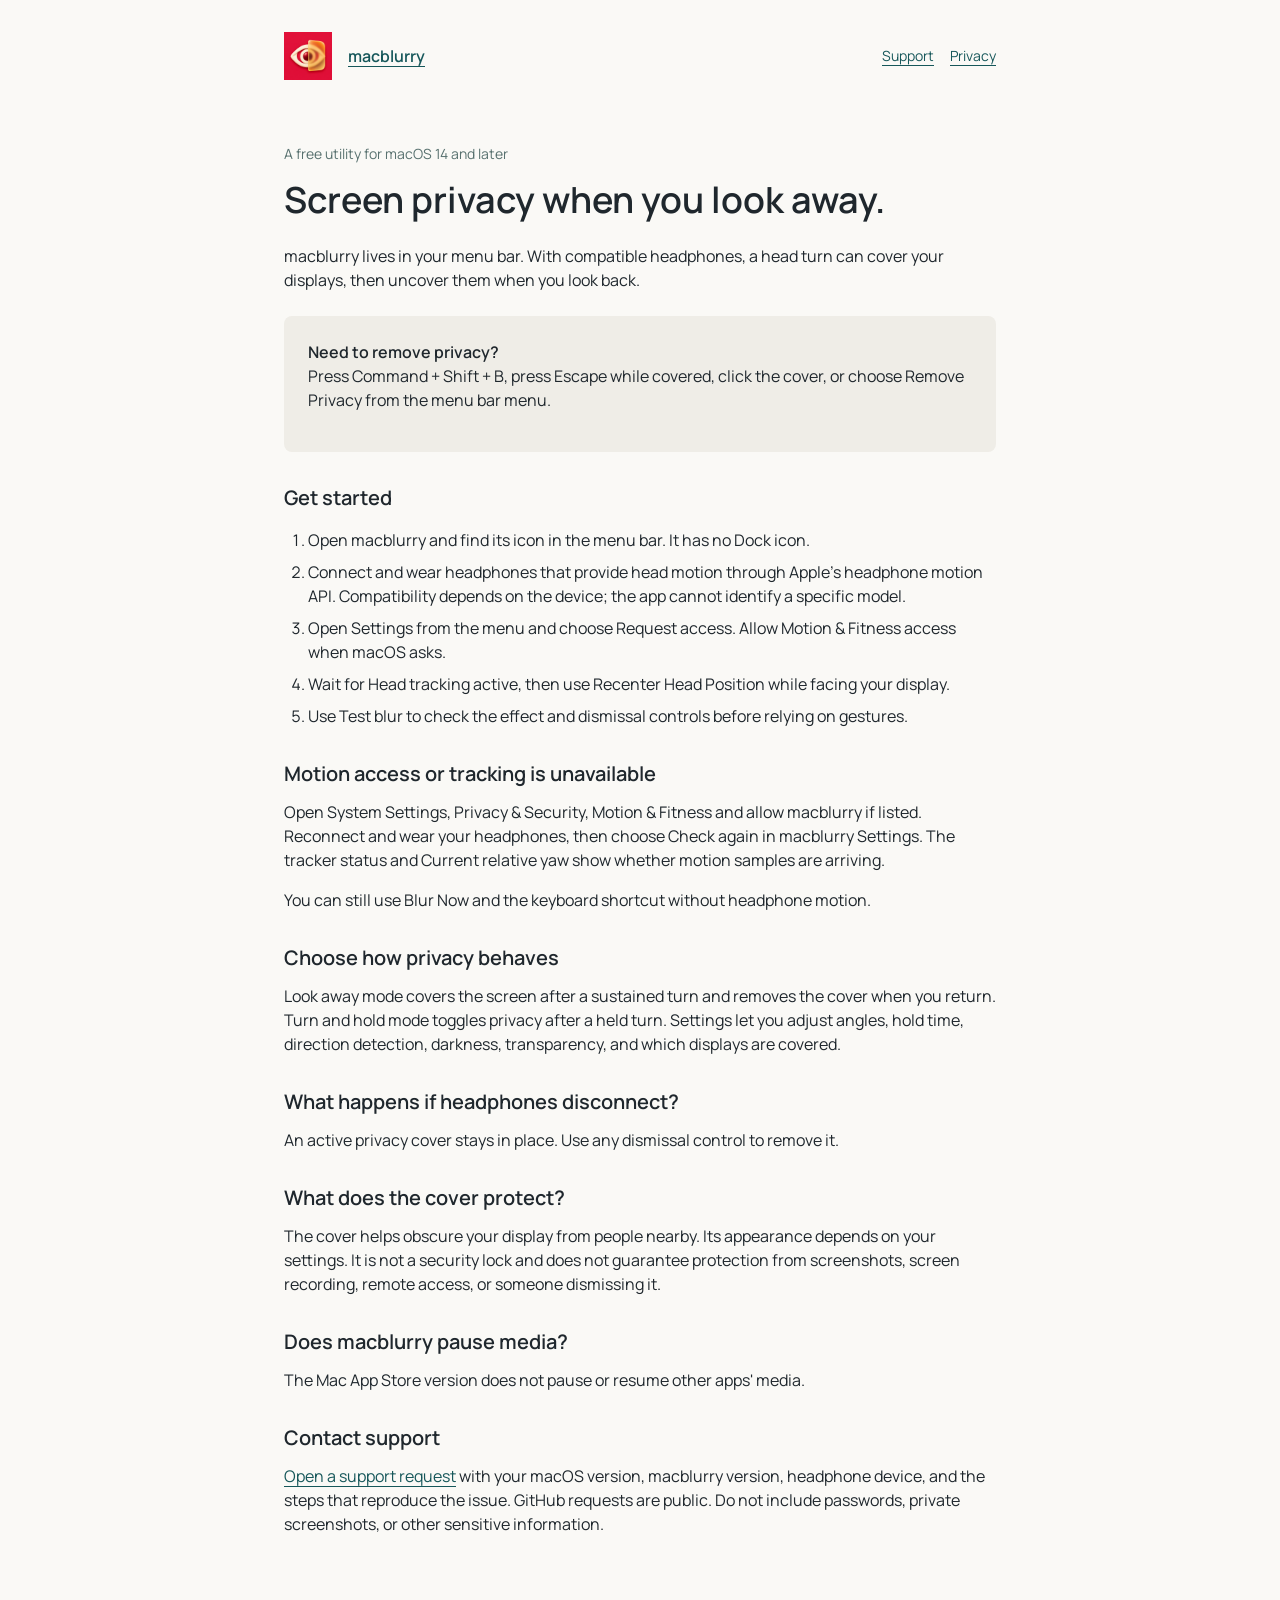
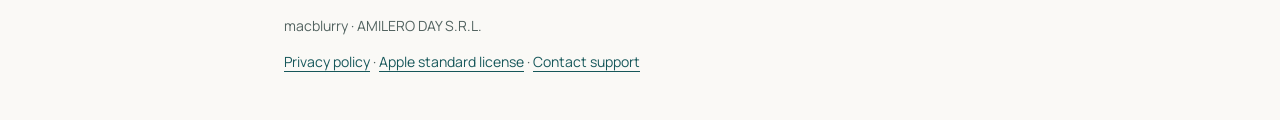
<file: index.html>
<!doctype html><html lang="en"><head><meta charset="utf-8"><meta name="viewport" content="width=device-width,initial-scale=1"><title>Help and support | macblurry</title><meta name="description" content="Set up macblurry, grant Motion access, and control screen privacy on your Mac."><meta property="og:title" content="Help and support | macblurry"><meta property="og:description" content="Set up macblurry, grant Motion access, and control screen privacy on your Mac."><meta property="og:image" content="https://catalinstanciu92.github.io/macblurry-support/icon.png"><link rel="icon" href="icon.png"><link rel="stylesheet" href="style.css"></head><body><a class="skip" href="#main">Skip to content</a><header><img src="icon.png" alt="" width="48" height="48"><a href="./"><strong>macblurry</strong></a><nav aria-label="Main"><a href="./" aria-current="page">Support</a><a href="privacy.html" >Privacy</a></nav></header><main id="main"><p class="eyebrow">A free utility for macOS 14 and later</p><h1>Screen privacy when you look away.</h1><p>macblurry lives in your menu bar. With compatible headphones, a head turn can cover your displays, then uncover them when you look back.</p><div class="note"><strong>Need to remove privacy?</strong><p>Press Command + Shift + B, press Escape while covered, click the cover, or choose Remove Privacy from the menu bar menu.</p></div><h2>Get started</h2><ol><li>Open macblurry and find its icon in the menu bar. It has no Dock icon.</li><li>Connect and wear headphones that provide head motion through Apple's headphone motion API. Compatibility depends on the device; the app cannot identify a specific model.</li><li>Open Settings from the menu and choose Request access. Allow Motion &amp; Fitness access when macOS asks.</li><li>Wait for Head tracking active, then use Recenter Head Position while facing your display.</li><li>Use Test blur to check the effect and dismissal controls before relying on gestures.</li></ol><h2>Motion access or tracking is unavailable</h2><p>Open System Settings, Privacy &amp; Security, Motion &amp; Fitness and allow macblurry if listed. Reconnect and wear your headphones, then choose Check again in macblurry Settings. The tracker status and Current relative yaw show whether motion samples are arriving.</p><p>You can still use Blur Now and the keyboard shortcut without headphone motion.</p><h2>Choose how privacy behaves</h2><p>Look away mode covers the screen after a sustained turn and removes the cover when you return. Turn and hold mode toggles privacy after a held turn. Settings let you adjust angles, hold time, direction detection, darkness, transparency, and which displays are covered.</p><h2>What happens if headphones disconnect?</h2><p>An active privacy cover stays in place. Use any dismissal control to remove it.</p><h2>What does the cover protect?</h2><p>The cover helps obscure your display from people nearby. Its appearance depends on your settings. It is not a security lock and does not guarantee protection from screenshots, screen recording, remote access, or someone dismissing it.</p><h2>Does macblurry pause media?</h2><p>The Mac App Store version does not pause or resume other apps' media.</p><h2>Contact support</h2><p><a href="https://github.com/catalinstanciu92/macblurry-support/issues/new">Open a support request</a> with your macOS version, macblurry version, headphone device, and the steps that reproduce the issue. GitHub requests are public. Do not include passwords, private screenshots, or other sensitive information.</p></main><footer><p>macblurry · AMILERO DAY S.R.L.</p><p><a href="privacy.html">Privacy policy</a> · <a href="https://www.apple.com/legal/internet-services/itunes/dev/stdeula/">Apple standard license</a> · <a href="https://github.com/catalinstanciu92/macblurry-support/issues">Contact support</a></p></footer></body></html>
</file>
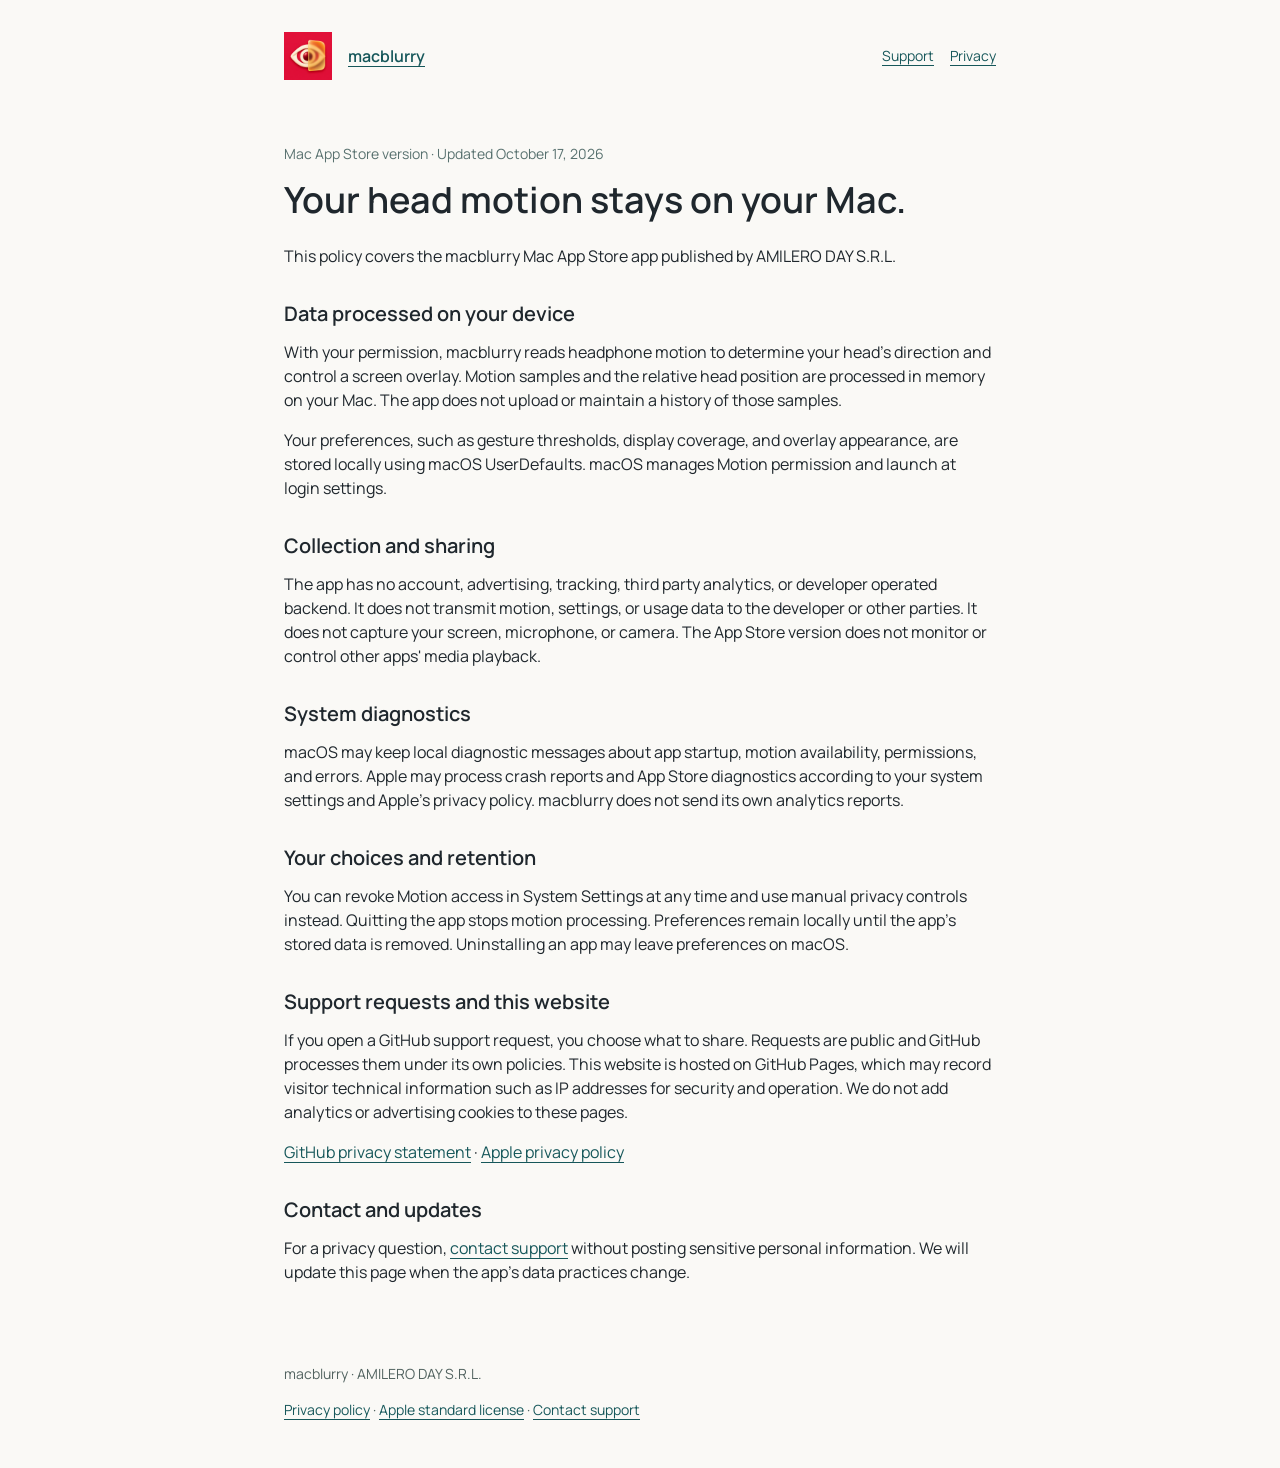
<file: privacy.html>
<!doctype html><html lang="en"><head><meta charset="utf-8"><meta name="viewport" content="width=device-width,initial-scale=1"><title>Privacy policy | macblurry</title><meta name="description" content="How the macblurry Mac App Store app processes motion and stores settings locally."><meta property="og:title" content="Privacy policy | macblurry"><meta property="og:description" content="How the macblurry Mac App Store app processes motion and stores settings locally."><meta property="og:image" content="https://catalinstanciu92.github.io/macblurry-support/icon.png"><link rel="icon" href="icon.png"><link rel="stylesheet" href="style.css"></head><body><a class="skip" href="#main">Skip to content</a><header><img src="icon.png" alt="" width="48" height="48"><a href="./"><strong>macblurry</strong></a><nav aria-label="Main"><a href="./" >Support</a><a href="privacy.html" aria-current="page">Privacy</a></nav></header><main id="main"><p class="eyebrow">Mac App Store version · Updated October 17, 2026</p><h1>Your head motion stays on your Mac.</h1><p>This policy covers the macblurry Mac App Store app published by AMILERO DAY S.R.L.</p><h2>Data processed on your device</h2><p>With your permission, macblurry reads headphone motion to determine your head's direction and control a screen overlay. Motion samples and the relative head position are processed in memory on your Mac. The app does not upload or maintain a history of those samples.</p><p>Your preferences, such as gesture thresholds, display coverage, and overlay appearance, are stored locally using macOS UserDefaults. macOS manages Motion permission and launch at login settings.</p><h2>Collection and sharing</h2><p>The app has no account, advertising, tracking, third party analytics, or developer operated backend. It does not transmit motion, settings, or usage data to the developer or other parties. It does not capture your screen, microphone, or camera. The App Store version does not monitor or control other apps' media playback.</p><h2>System diagnostics</h2><p>macOS may keep local diagnostic messages about app startup, motion availability, permissions, and errors. Apple may process crash reports and App Store diagnostics according to your system settings and Apple's privacy policy. macblurry does not send its own analytics reports.</p><h2>Your choices and retention</h2><p>You can revoke Motion access in System Settings at any time and use manual privacy controls instead. Quitting the app stops motion processing. Preferences remain locally until the app's stored data is removed. Uninstalling an app may leave preferences on macOS.</p><h2>Support requests and this website</h2><p>If you open a GitHub support request, you choose what to share. Requests are public and GitHub processes them under its own policies. This website is hosted on GitHub Pages, which may record visitor technical information such as IP addresses for security and operation. We do not add analytics or advertising cookies to these pages.</p><p><a href="https://docs.github.com/en/site-policy/privacy-policies/github-general-privacy-statement">GitHub privacy statement</a> · <a href="https://www.apple.com/legal/privacy/">Apple privacy policy</a></p><h2>Contact and updates</h2><p>For a privacy question, <a href="https://github.com/catalinstanciu92/macblurry-support/issues/new">contact support</a> without posting sensitive personal information. We will update this page when the app's data practices change.</p></main><footer><p>macblurry · AMILERO DAY S.R.L.</p><p><a href="privacy.html">Privacy policy</a> · <a href="https://www.apple.com/legal/internet-services/itunes/dev/stdeula/">Apple standard license</a> · <a href="https://github.com/catalinstanciu92/macblurry-support/issues">Contact support</a></p></footer></body></html>
</file>
<file: style.css>
@font-face{font-family:Manrope;src:url(Manrope-Regular.ttf) format("truetype");font-weight:400;font-display:swap}@font-face{font-family:Manrope;src:url(Manrope-Semibold.ttf) format("truetype");font-weight:600;font-display:swap}*{box-sizing:border-box}body{margin:0;background:#faf9f6;color:#1f272d;font:16px/24px Manrope,system-ui,sans-serif}a{color:#16575a;text-underline-offset:4px}a:hover{color:#092f31}a:active{opacity:.8}a:focus-visible{outline:2px solid #16575a;outline-offset:4px}header,main,footer{max-width:760px;margin:auto;padding:32px 24px}header{display:flex;align-items:center;gap:16px}header img{width:48px;height:48px}nav{margin-left:auto;display:flex;gap:16px;font-size:14px;line-height:20px}h1{font-size:36px;line-height:40px;font-weight:600;max-width:680px;text-wrap:balance;margin:0 0 24px}h2{font-size:20px;line-height:28px;font-weight:600;margin:32px 0 12px}p,li{text-wrap:pretty}p{margin:0 0 16px}.eyebrow{font-size:14px;line-height:20px;color:#58716f;margin-bottom:16px}.note{background:#efede7;border-radius:8px;padding:24px;margin:24px 0}li{margin-bottom:8px}ul,ol{padding-left:24px}footer{font-size:14px;line-height:20px;color:#526360}.skip{position:absolute;top:-80px}.skip:focus{top:8px;background:white;padding:8px 12px}strong{font-weight:600}@media(max-width:540px){header{flex-wrap:wrap}nav{margin-left:0;width:100%}h1{font-size:30px;line-height:36px}header,main,footer{padding:24px}}
</file>
